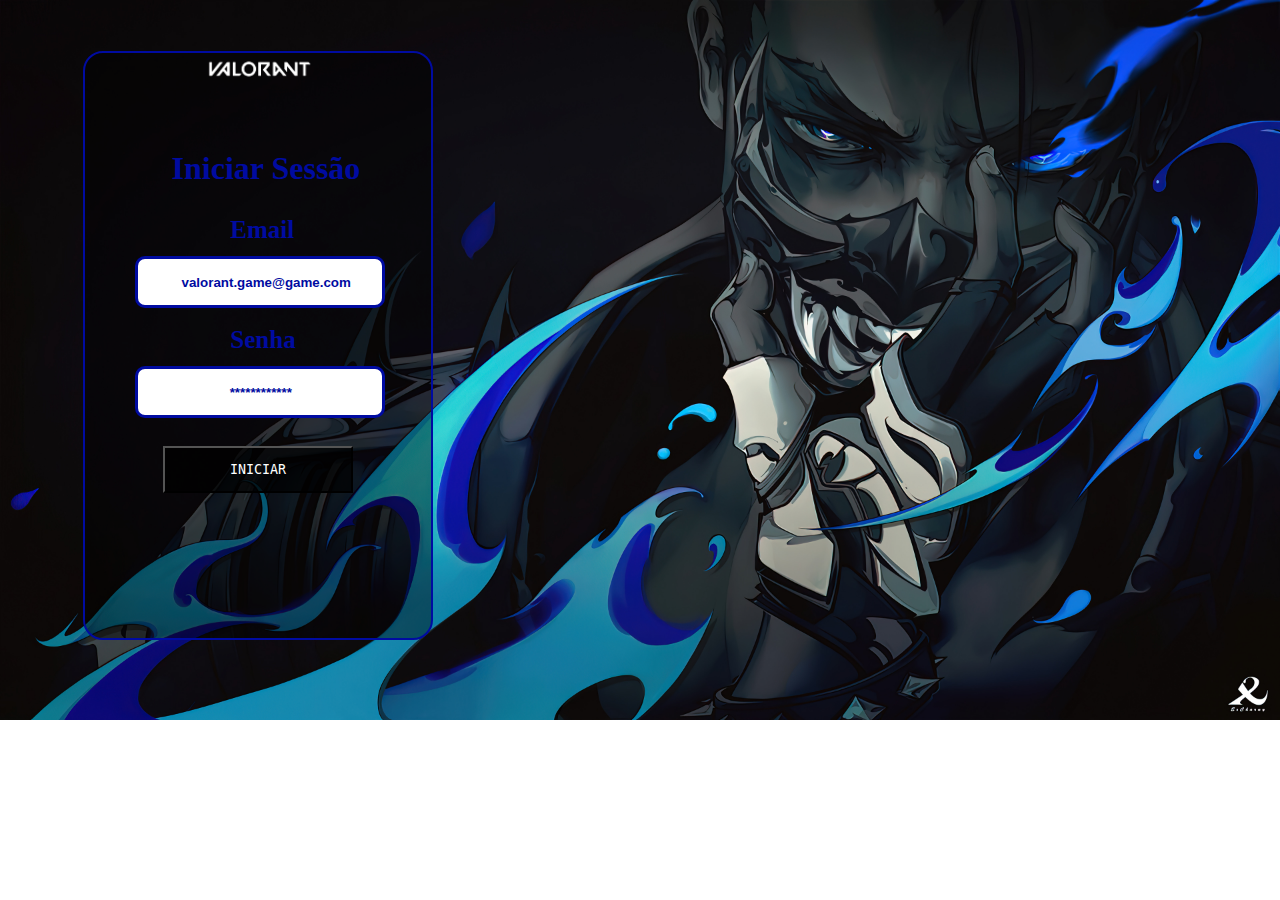
<file: index.html>
<!DOCTYPE html>
<html lang="pt-br">
<head>
    <meta charset="UTF-8">
    <meta http-equiv="X-UA-Compatible" content="IE=edge">
    <meta name="viewport" content="width=device-width, initial-scale=1.0">
    <title>Login</title>
    <link rel="stylesheet" href="style_index.css">
    
</head>
<body>
    <header>
        <img class="logo_valorant" src="./imgs/logo_vava.png" alt="">
        <div class="caixa_login">
            <form>
                <h1>Iniciar Sessão</h1>
                <label for="input_email">Email</label>
                <input type="email" id="input_email" placeholder="  valorant.game@game.com">
                <br>
                <label for="input_senha">Senha</label>
                <input type="text" id="input_senha" placeholder="************">
                <br>
                <button>INICIAR</button>
            </form>
        </div>
    </header>
</body>
</html>
</file>
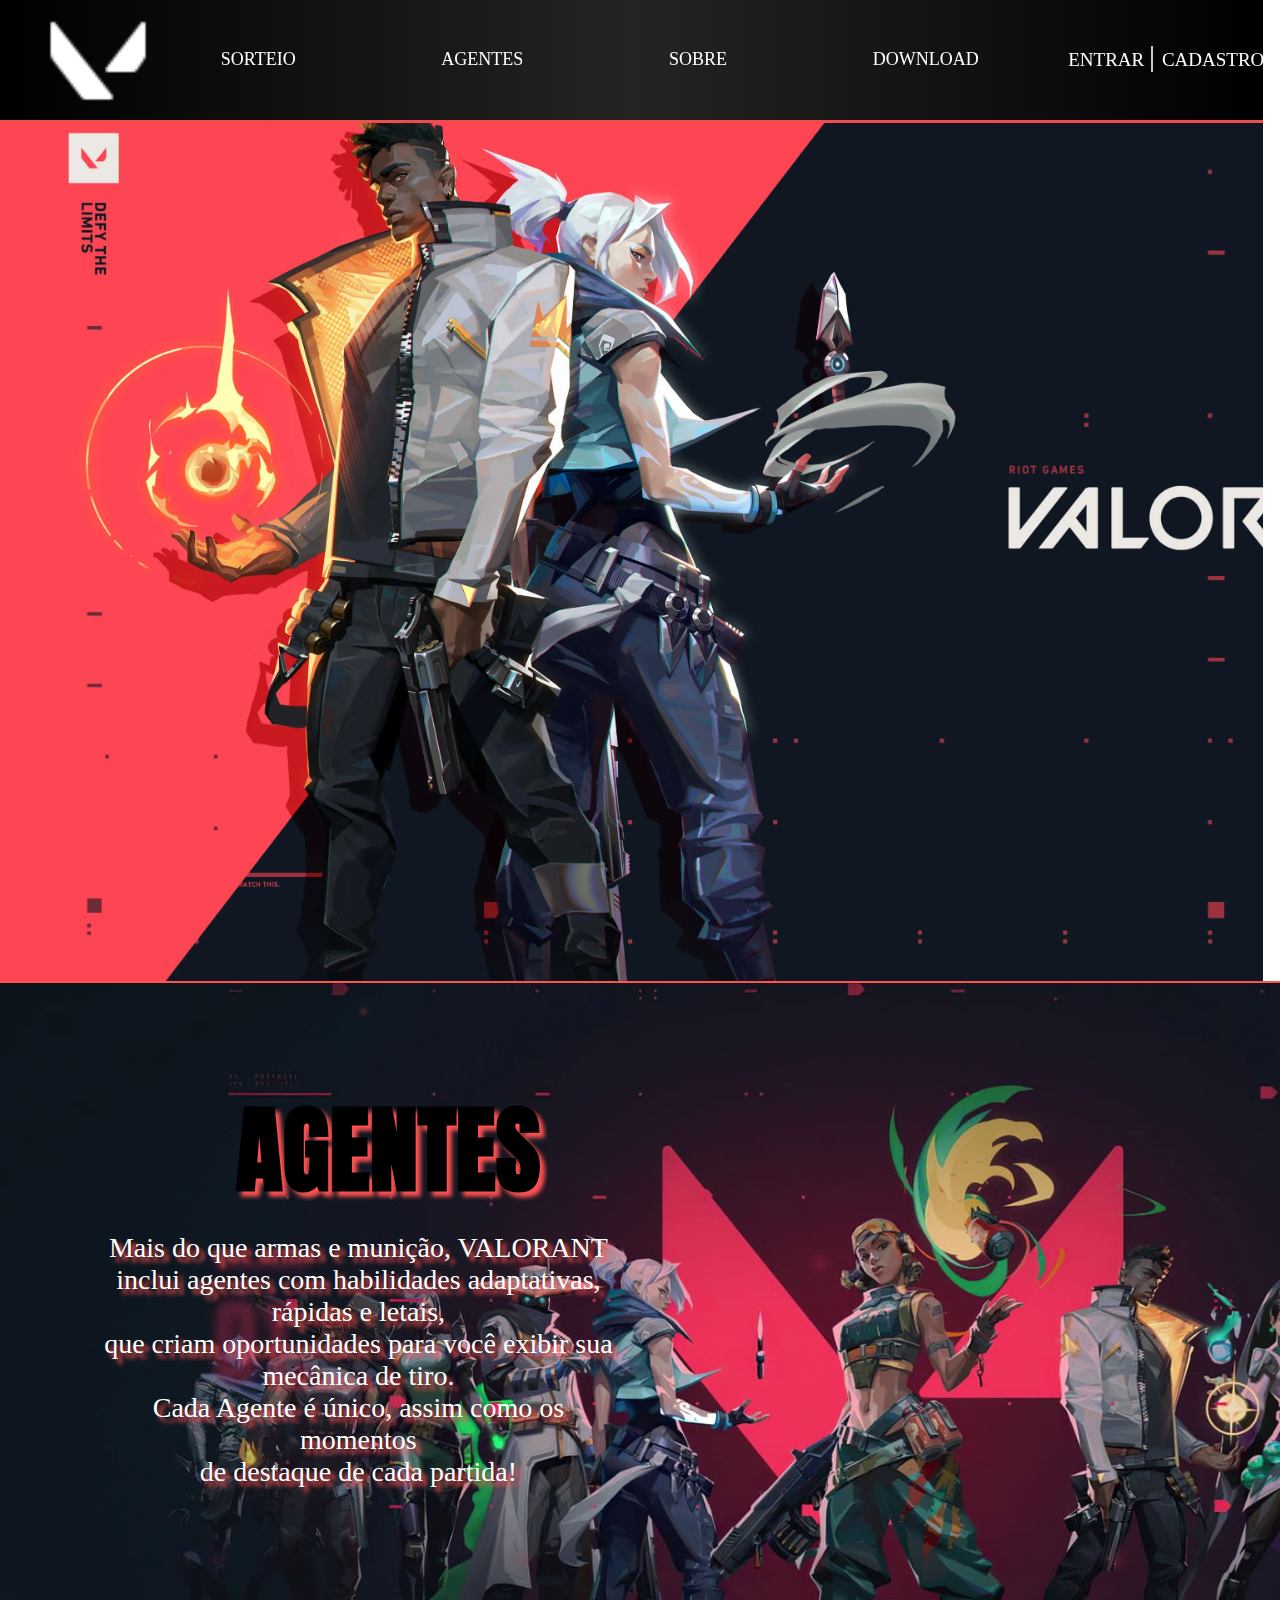
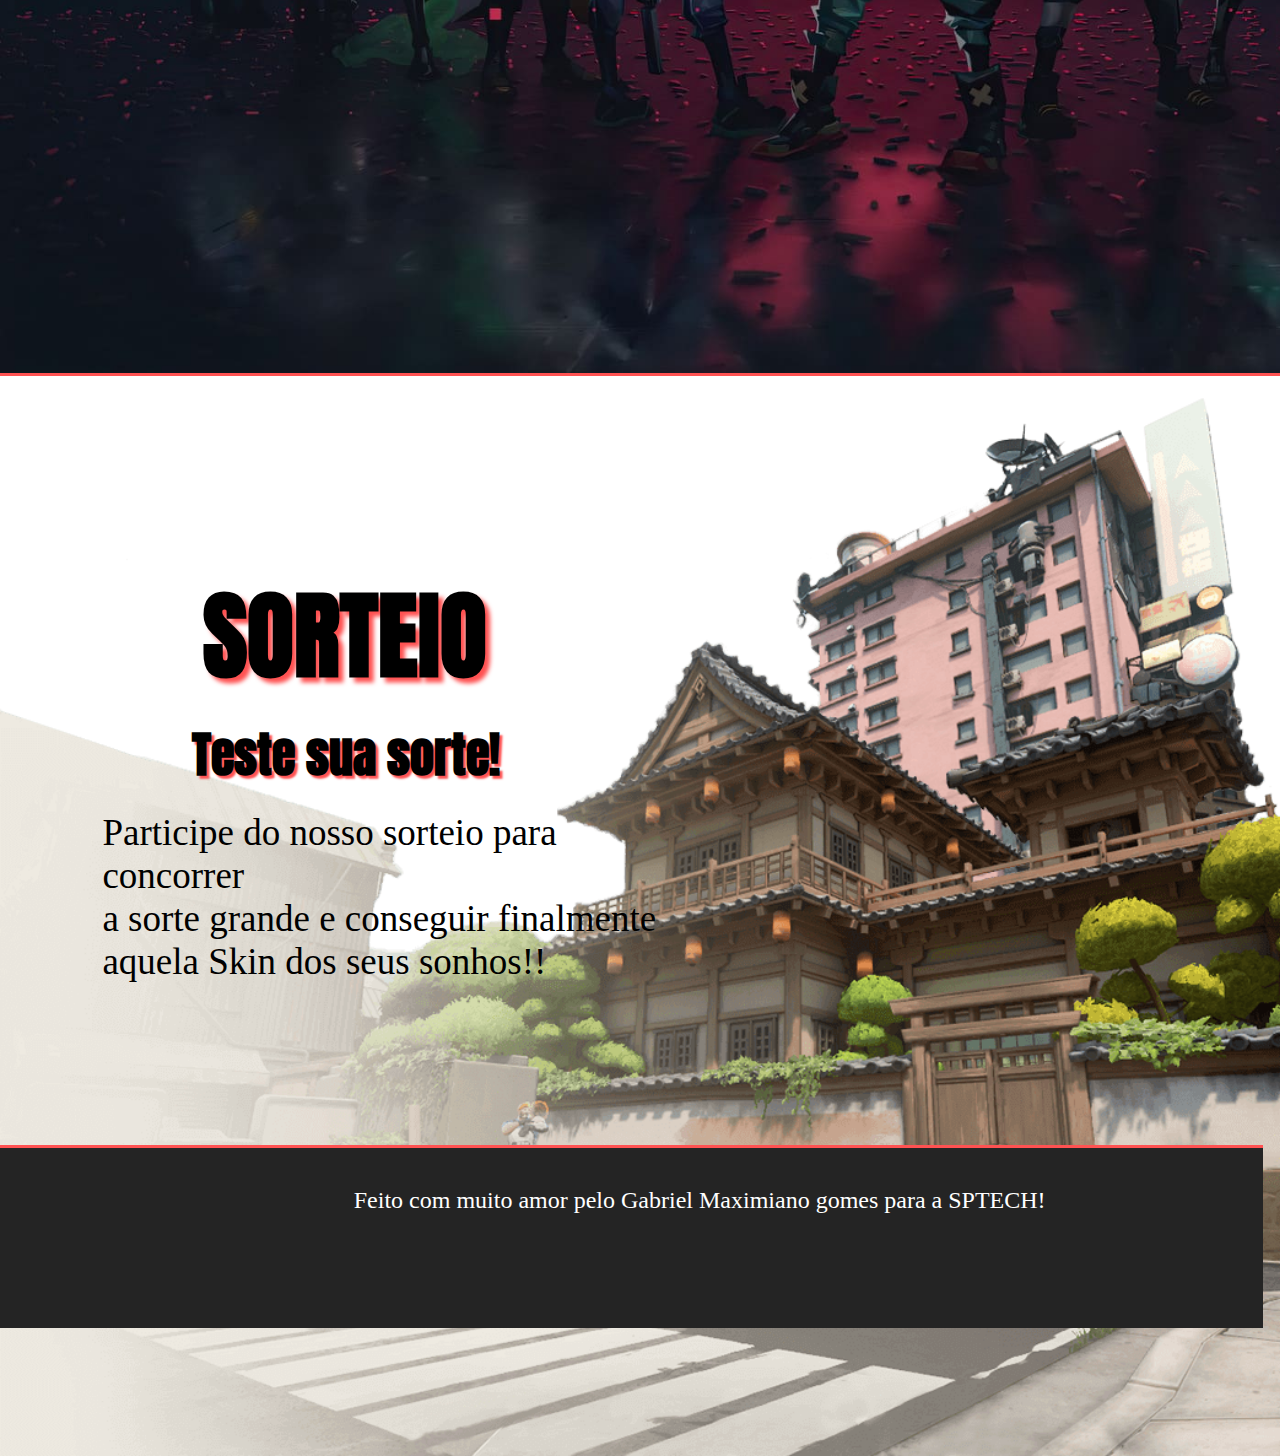
<file: public/index.html>
<!DOCTYPE html>
<html lang="pt-br">
<head>
    <meta charset="UTF-8">
    <meta http-equiv="X-UA-Compatible" content="IE=edge">
    <meta name="viewport" content="width=device-width, initial-scale=1.0">
    <title>MENU</title>
    <link rel="shortcut icon" href="imgs/favicon.ico" type="image/x-icon">
    <link rel="icon" href="imgs/logo_vava.png">
<link rel="stylesheet" href="css/style_index.css">
<link rel="stylesheet" href="https://fonts.googleapis.com/css?family=Anton|Black+Han+Sans|Kanit:700|Noto+Sans+HK:900|Noto+Sans+JP:700|Noto+Sans+SC:700|Noto+Sans+TC:700|Oswald:700&display=swap&subset=chinese-hongkong,chinese-simplified,chinese-traditional,cyrillic,japanese,korean,thai,vietnamese">
</head>
<body>
    <header>
        <img id="logo" src="./imgs/icons8-valorant-48.png" alt="logo_valorant">
        <div class="nav_bar">
        <a href="sorteio.html">SORTEIO</a>
        <a href="agentes.html">AGENTES</a>
        <a href="sobre.html">SOBRE</a>
        <a href="https://playvalorant.com/pt-br/download/" target="_blank" >DOWNLOAD</a>
        </div>
        <div class="caixa_button">
        <button onclick="ir_login()" id="button_ent">ENTRAR</button>
        <p style="font-size: 30px; margin-top: -4%;">|</p>
        <button onclick="ir_cadastro()" id="button_cad">CADASTRO</button>
        </div>
    </header>
    <div style="width: 1%;height:6.3vw;background-color:black;"></div>
    <div class="container">
        <!-- ITENS E CAIXA --> 
    </div>
    <div style="width: 100%;height:0.2vw;background-color: #FF5252;"></div>
    <div class="container_tres">
        <div class="caixa_pg_agentes">
            <p style="margin-bottom: 12%; color: #ff525200;">.</p>
            <h1>
                AGENTES
            </h1>
            <div>
            <p>
                Mais do que armas e munição, VALORANT inclui  agentes com habilidades adaptativas,
                rápidas e letais,<br> que criam oportunidades para você exibir sua mecânica de tiro.<br>
                Cada Agente é único, assim como os momentos<br>  de destaque de cada partida!
            </p>
            </div>
        </div>
    </div>
    <div style="width: 100%;height:0.2vw;background-color: #FF5252;"></div>
    <div class="container_dois">
        <div class="caixa_sorteio">
            <p style="margin-bottom: 25%; color: white;">.</p>
            <h1>
                SORTEIO
            </h1>
            <div>
                <h2>Teste sua sorte!</h2>
            <p>
                Participe do nosso sorteio para concorrer <br>
                a sorte grande e conseguir finalmente <br>
                aquela Skin dos seus sonhos!!
            </p>
            </div>
    </div>
</body>
<footer>
    <p style="margin-bottom: 1%; color:#242424;">.</p>
    <div>
        <p>
            Feito com muito amor pelo Gabriel Maximiano gomes para a SPTECH!
        </p>
    </div>
</footer>
</html>

<script>
    function ir_login(){
        window.location.assign("login.html") 
    }

    function ir_cadastro(){
        window.location.assign("cadastro.html") 
    }
</script>
</file>
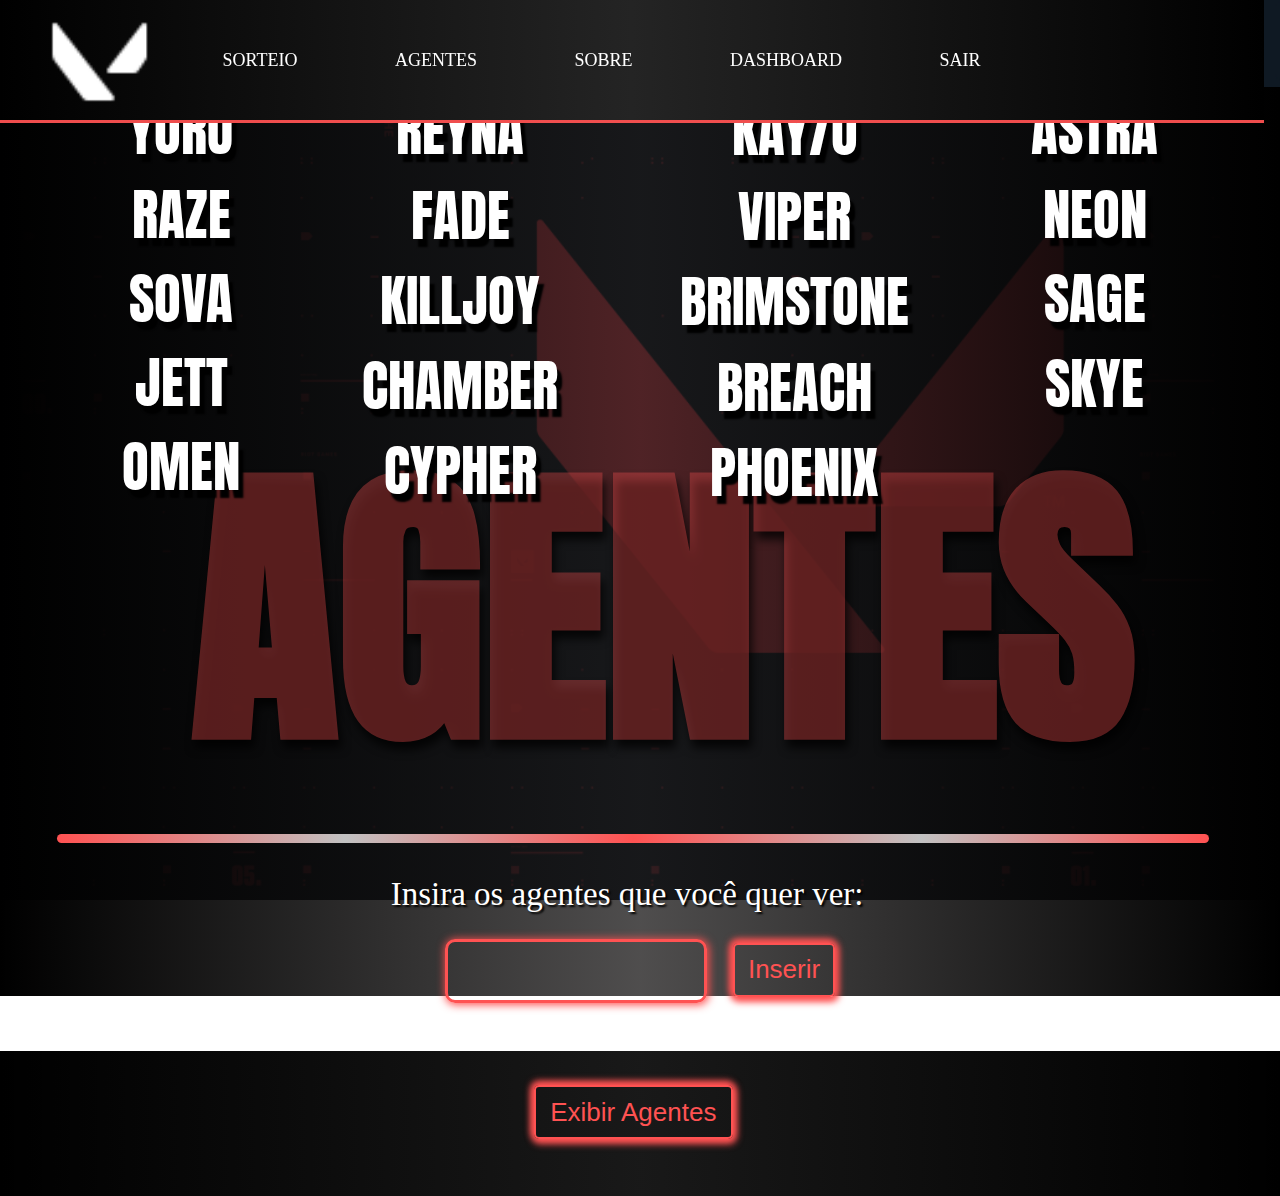
<file: public/agentes.html>
<!DOCTYPE html>
<html lang="pt-br">

<head>
    <meta charset="UTF-8">
    <meta http-equiv="X-UA-Compatible" content="IE=edge">
    <meta name="viewport" content="width=device-width, initial-scale=1.0">
    <title>AGENTES</title>
    <link rel="stylesheet" href="css/style_agentes.css">
    <link rel="shortcut icon" href="imgs/favicon.ico" type="image/x-icon">
    <link rel="stylesheet"
        href="https://fonts.googleapis.com/css?family=Anton|Black+Han+Sans|Kanit:700|Noto+Sans+HK:900|Noto+Sans+JP:700|Noto+Sans+SC:700|Noto+Sans+TC:700|Oswald:700&display=swap&subset=chinese-hongkong,chinese-simplified,chinese-traditional,cyrillic,japanese,korean,thai,vietnamese">
</head>

<body>
    <header>
        <img id="ic_usuario" onclick="ir_perfil()" src="./imgs/in.png" alt="">
        <div style="width: 1px; height:12vh;"></div>
        <img id="logo" src="./imgs/icons8-valorant-48.png" alt="logo_valorant">
        <div class="nav_bar">
            <a href="sorteio.html">SORTEIO</a>
            <a href="agentes.html">AGENTES</a>
            <a href="sobre.html">SOBRE</a>
            <a href="dashboard.html">DASHBOARD</a>
            <a href="index.html" onclick="sair()">SAIR</a>
        </div>

        <div class="caixa_infos" id="caixa_infoss">
            Olá <span id="span_usuario"></span>
            <p style="font-weight: bold; font-size:30px; margin-top:-4%;">|</p>
            VP:<span id="span_vp"></span>
        </div>
    </header>
    <p sty>.</p>
    <div class="caixa_lista">
        <div class="lista_1">
            <p>YORU</p>
            <p>RAZE</p>
            <p>SOVA</p>
            <p>JETT</p>
            <p>OMEN</p>
        </div>
        <div class="lista_2">
            <p>REYNA</p>
            <p>FADE</p>
            <p>KILLJOY</p>
            <p>CHAMBER</p>
            <p>CYPHER</p>
        </div>
        <div class="lista_3">
            <p>KAY/O</p>
            <p>VIPER</p>
            <p>BRIMSTONE</p>
            <p>BREACH</p>
            <p>PHOENIX</p>
        </div>
        <div class="lista_4">
            <p>ASTRA</p>
            <p>NEON</p>
            <p>SAGE</p>
            <p>SKYE</p>
        </div>
    </div>
    <p class="h1_fundo">AGENTES</p>
    <div
        style="width: 90vw; height:1%; border-radius:10px; background-image:radial-gradient(circle,#ff5252,#ffffffbe,#ff5252); margin-left:4.4vw;">
    </div>

    <p class="texto_for">Insira os agentes que você quer ver:</p>
    <div class="caixa_for">
        <input id="input_ver_agentes">

        <button onclick="cadastrarAgentes()" class="botao_cadastrar">Inserir</button>

    </div>

    <div
        style="width:100vw ; display: flex; flex-direction: column; background-image: linear-gradient(to right, #000000 , #020202e8, #000000); margin-top: 3.7%;">

        <button id="botao_exibir" onclick="exibir_agentes()">Exibir Agentes</button>
        <br>
        <div id="prateleira_1"> </div>
    </div>
</body>

</html>

<script>
    if (sessionStorage.length == 0) {
        caixa_infoss.style.display = "none"
        ic_usuario.style.display = "none"
    }

    function sair() {
        sessionStorage.clear()
    }

    function ir_perfil() {
        window.location.assign('perfil.html')
    }

    let = posicao = Number(0)
    span_usuario.innerHTML = sessionStorage.NOME_USUARIO;
    span_vp.innerHTML = sessionStorage.VP

    const lista_agentes = []

    const detalhes = [
        { nome: 'YORU', habilidade: 'PODER DEMONÍACO', funcao: 'DUELISTA' },
        { nome: 'RAZE', habilidade: 'BOMBAS', funcao: 'DUELISTA' },
        { nome: 'JETT', habilidade: 'SALTOS VELOZ', funcao: 'DUELISTA' },
        { nome: 'VIPER', habilidade: 'TOXINAS', funcao: 'CONTROLADOR' },
        { nome: 'KILLJOY', habilidade: 'AUTO-ENGRENAGENS', funcao: 'SENTINELA' },
        { nome: 'CHAMBER', habilidade: 'AUTO-ARMAS', funcao: 'SENTINELA' },
        { nome: 'OMEN', habilidade: 'PODER DAS SOMBRAS', funcao: 'CONTROLADOR' },
        { nome: 'SOVA', habilidade: 'ARCO E FLECHA', funcao: 'INICIADOR' },
        { nome: 'NEON', habilidade: 'SUPER VELOCIDADE', funcao: 'DUELISTA' },
        { nome: 'REYNA', habilidade: 'PODER ANCESTRAL', funcao: 'DUELISTA' },
        { nome: 'FADE', habilidade: 'PODER DO MEDO', funcao: 'INICIADOR' },
        { nome: 'CYPHER', habilidade: 'SUPER VISÃO', funcao: 'SENTINELA' },
        { nome: 'SKYE', habilidade: 'PODER DA SELVA', funcao: 'INICIADOR' },
        { nome: 'SAGE', habilidade: 'PODER DE CURA', funcao: 'SENTINELA' },
        { nome: 'ASTRA', habilidade: 'PODER GALÁCTICO', funcao: 'CONTROLADOR' },
        { nome: 'BRIMSTONE', habilidade: 'ARMAS DE GUERRA', funcao: 'CONTROLADOR' },
        { nome: 'KAY/O', habilidade: 'ROBÓTICO', funcao: 'INICIADOR' },
        { nome: 'BREACH', habilidade: 'BRAÇOS BIÔNICOS', funcao: 'INICIADOR' },
        { nome: 'PHOENIX', habilidade: 'PODER DO FOGO', funcao: 'DUELISTA' }
    ]

    const img_agentes = [

    ]


    function cadastrarAgentes() {
        var nome_agente = (input_ver_agentes.value).toUpperCase()
        var agente_cadastrado = false

        if (
            nome_agente != "YORU" &&
            nome_agente != "RAZE" &&
            nome_agente != "JETT" &&
            nome_agente != "VIPER" &&
            nome_agente != "KILLJOY" &&
            nome_agente != "CHAMBER" &&
            nome_agente != "OMEN" &&
            nome_agente != "SOVA" &&
            nome_agente != "NEON" &&
            nome_agente != "REYNA" &&
            nome_agente != "FADE" &&
            nome_agente != "CYPHER" &&
            nome_agente != "SKYE" &&
            nome_agente != "SAGE" &&
            nome_agente != "ASTRA" &&
            nome_agente != "BRIMSTONE" &&
            nome_agente != "KAY/O" &&
            nome_agente != "BREACH" &&
            nome_agente != "PHOENIX" &&
            nome_agente != "KAYO"
        ) {
            alert('INSIRA UM NOME DE PERSONAGEM DA LISTA \u274C')

        } else {
            for (let contador = 0; contador < lista_agentes.length; contador++) {
                if (lista_agentes[contador] == nome_agente) {
                    agente_cadastrado = true
                }

            }

            if (agente_cadastrado == true) {
                alert('AGENTE JA CADASTRADO \u274C')
            } else {
                alert('AGENTE CADASTRADO COM SUCESSO! 	✅')
                lista_agentes.push(nome_agente)

            }
        }
    }

    function exibir_agentes() {
        let c = 0

        prateleira_1.innerHTML = ""
        for (var contador = 0; contador < lista_agentes.length; contador++) {

            var card = document.createElement('div')
            var cardsub = document.createElement('div')
            var nome_agente = document.createElement('span')
            var habilidade_agente = document.createElement('span')
            var funcao_agente = document.createElement('span')

            prateleira_1.appendChild(card)
            card.appendChild(nome_agente)
            card.appendChild(habilidade_agente)
            card.appendChild(funcao_agente)

            card.className = 'cards'
            nome_agente.className = 'nome_agentes'
            habilidade_agente.className = 'habilidade_agentes'
            funcao_agente.className = 'funcao_agentes'

            if (lista_agentes[contador] == "YORU") {
                nome_agente.innerHTML += detalhes[0].nome + " "
                habilidade_agente.innerHTML += detalhes[0].habilidade + " "
                funcao_agente.innerHTML += detalhes[0].funcao
                c++
                card.style.backgroundImage = 'url(cards/card_yoru.png)'
                card.style.backgroundSize = "cover";
            } else if (lista_agentes[contador] == "RAZE") {
                nome_agente.innerHTML += detalhes[1].nome + " "
                habilidade_agente.innerHTML += detalhes[1].habilidade + " "
                funcao_agente.innerHTML += detalhes[1].funcao
                card.style.backgroundImage = 'url(cards/card_raze.jpg)'
                c++
            } else if (lista_agentes[contador] == "JETT") {
                nome_agente.innerHTML += detalhes[2].nome + " "
                habilidade_agente.innerHTML += detalhes[2].habilidade + " "
                funcao_agente.innerHTML += detalhes[2].funcao
                card.style.backgroundImage = 'url(cards/card_jett.jpg)'
                c++
            } else if (lista_agentes[contador] == "VIPER") {
                nome_agente.innerHTML += detalhes[3].nome + " "
                habilidade_agente.innerHTML += detalhes[3].habilidade + " "
                funcao_agente.innerHTML += detalhes[3].funcao
                card.style.backgroundImage = 'url(cards/card_viper.jpg)'
                c++
            } else if (lista_agentes[contador] == "KILLJOY") {
                nome_agente.innerHTML += detalhes[4].nome + " "
                habilidade_agente.innerHTML += detalhes[4].habilidade + " "
                funcao_agente.innerHTML += detalhes[4].funcao
                card.style.backgroundImage = 'url(cards/card_killjoy.jpg)'
                c++
            } else if (lista_agentes[contador] == "CHAMBER") {
                nome_agente.innerHTML += detalhes[5].nome + " "
                habilidade_agente.innerHTML += detalhes[5].habilidade + " "
                funcao_agente.innerHTML += detalhes[5].funcao
                card.style.backgroundImage = 'url(cards/card_chamber.png)'
                c++
            } else if (lista_agentes[contador] == "OMEN") {
                nome_agente.innerHTML += detalhes[6].nome + " "
                habilidade_agente.innerHTML += detalhes[6].habilidade + " "
                funcao_agente.innerHTML += detalhes[6].funcao
                card.style.backgroundImage = 'url(cards/card_omen.jpg)'
                c++
            } else if (lista_agentes[contador] == "SOVA") {
                nome_agente.innerHTML += detalhes[7].nome + " "
                habilidade_agente.innerHTML += detalhes[7].habilidade + " "
                funcao_agente.innerHTML += detalhes[7].funcao
                card.style.backgroundImage = 'url(cards/card_sova.jpg)'
                c++
            } else if (lista_agentes[contador] == "NEON") {
                nome_agente.innerHTML += detalhes[8].nome + " "
                habilidade_agente.innerHTML += detalhes[8].habilidade + " "
                funcao_agente.innerHTML += detalhes[8].funcao
                card.style.backgroundImage = 'url(cards/card_neon.png)'
                c++
            } else if (lista_agentes[contador] == "REYNA") {
                nome_agente.innerHTML += detalhes[9].nome + " "
                habilidade_agente.innerHTML += detalhes[9].habilidade + " "
                funcao_agente.innerHTML += detalhes[9].funcao
                card.style.backgroundImage = 'url(cards/card_reyna.jpg)'
                c++
            } else if (lista_agentes[contador] == "FADE") {
                nome_agente.innerHTML += detalhes[10].nome + " "
                habilidade_agente.innerHTML += detalhes[10].habilidade + " "
                funcao_agente.innerHTML += detalhes[10].funcao
                card.style.backgroundImage = 'url(cards/card_fade.png)'
                c++
            } else if (lista_agentes[contador] == "CYPHER") {
                nome_agente.innerHTML += detalhes[11].nome + " "
                habilidade_agente.innerHTML += detalhes[11].habilidade + " "
                funcao_agente.innerHTML += detalhes[11].funcao
                card.style.backgroundImage = 'url(cards/card_cypher.jpg)'
                c++
            } else if (lista_agentes[contador] == "SKYE") {
                nome_agente.innerHTML += detalhes[12].nome + " "
                habilidade_agente.innerHTML += detalhes[12].habilidade + " "
                funcao_agente.innerHTML += detalhes[12].funcao
                card.style.backgroundImage = 'url(cards/card_skye.png)'
                c++
            } else if (lista_agentes[contador] == "SAGE") {
                nome_agente.innerHTML += detalhes[13].nome + " "
                habilidade_agente.innerHTML += detalhes[13].habilidade + " "
                funcao_agente.innerHTML += detalhes[13].funcao
                card.style.backgroundImage = 'url(cards/card_sage.jpg)'
                c++
            } else if (lista_agentes[contador] == "ASTRA") {
                nome_agente.innerHTML += detalhes[14].nome + " "
                habilidade_agente.innerHTML += detalhes[14].habilidade + " "
                funcao_agente.innerHTML += detalhes[14].funcao
                card.style.backgroundImage = 'url(cards/card_astra.jpg)'
                c++
            } else if (lista_agentes[contador] == "BRIMSTONE") {
                nome_agente.innerHTML += detalhes[15].nome + " "
                habilidade_agente.innerHTML += detalhes[15].habilidade + " "
                funcao_agente.innerHTML += detalhes[15].funcao
                card.style.backgroundImage = 'url(cards/card_brimstone.jpg)'
                c++
            } else if (lista_agentes[contador] == "KAY/O" || lista_agentes[contador] == "KAYO") {
                nome_agente.innerHTML += detalhes[16].nome + " "
                habilidade_agente.innerHTML += detalhes[16].habilidade + " "
                funcao_agente.innerHTML += detalhes[16].funcao
                card.style.backgroundImage = 'url(cards/card_kayo.png)'
                c++
            } else if (lista_agentes[contador] == "BREACH") {
                nome_agente.innerHTML += detalhes[17].nome + " "
                habilidade_agente.innerHTML += detalhes[17].habilidade + " "
                funcao_agente.innerHTML += detalhes[17].funcao
                card.style.backgroundImage = 'url(cards/card_breach.jpg)'
                c++
            } else if (lista_agentes[contador] == "PHOENIX") {
                nome_agente.innerHTML += detalhes[18].nome + " "
                habilidade_agente.innerHTML += detalhes[18].habilidade + " "
                funcao_agente.innerHTML += detalhes[18].funcao
                card.style.backgroundImage = 'url(cards/card_phoenix.jpg)'
                c++
            }

        }


    }

</script>
</file>
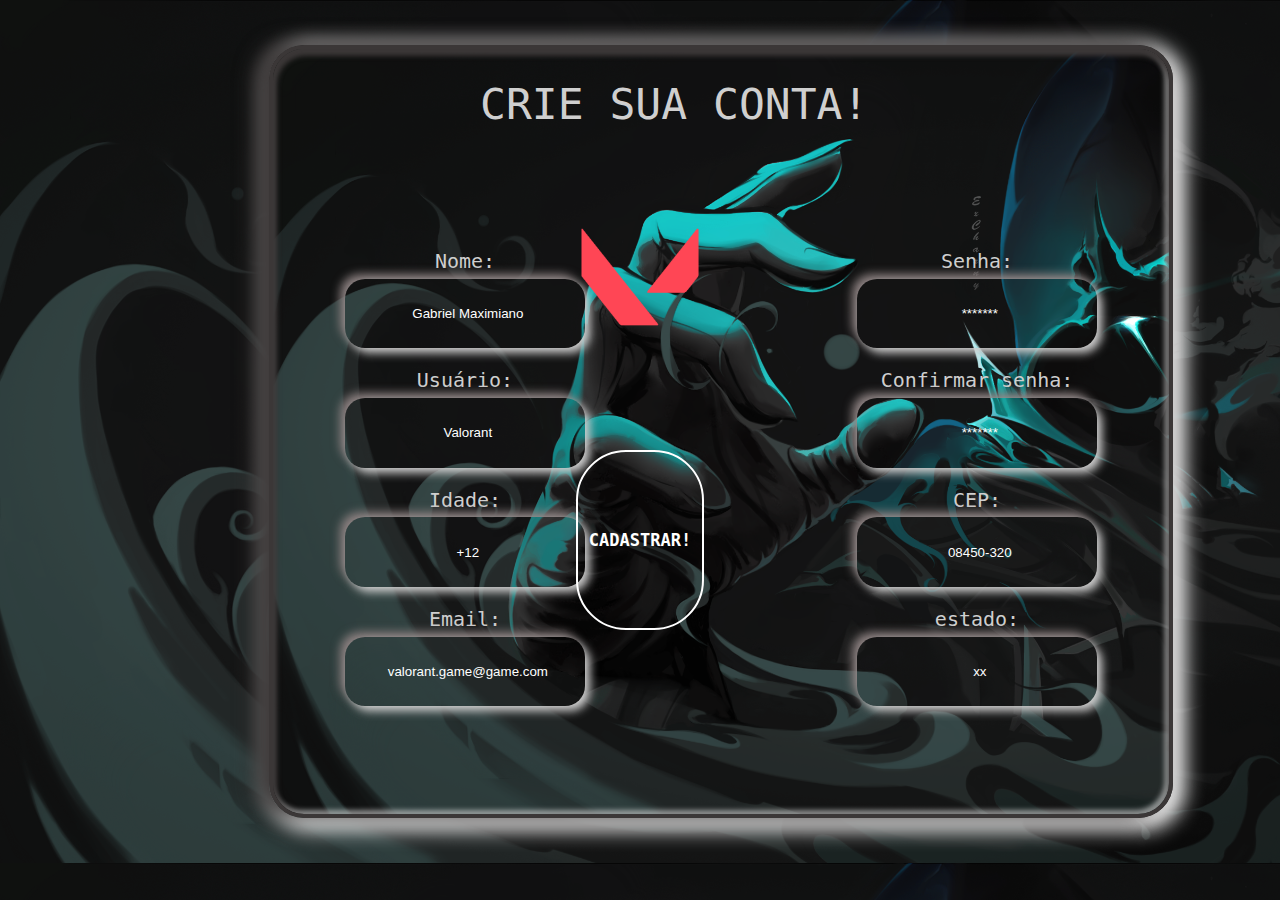
<file: public/cadastro.html>
<!DOCTYPE html>
<html lang="pt-br">

<head>
    <meta charset="UTF-8">
    <meta http-equiv="X-UA-Compatible" content="IE=edge">
    <meta name="viewport" content="width=device-width, initial-scale=1.0">
    <title>Cadastro</title>
    <link rel="stylesheet" href="css/style_cadastro.css">
    <link rel="shortcut icon" href="imgs/favicon.ico" type="image/x-icon">
    <script src="JS/main_cadastro.js"></script>
</head>

<body>
    <img class="logo_cad" src="imgs/logo_cadastro.png" alt="logo da valorant">
    <div id="caixa_login" class="caixa_login">
        <form>
            <p class="titulo">CRIE SUA CONTA!</p>
            <div class="caixa_um">
                
                <p>Nome:</p><input placeholder="Gabriel Maximiano" id="input_nome">
                    <p>Usuário:</p><input id="input_usuario" placeholder="Valorant">
                    <p>Idade:</p><input id="input_idade" placeholder="+12">
                    <p>Email:</p><input id="input_email" placeholder="valorant.game@game.com">
            </div>

            <div class="caixa_dois">
                <p>Senha:</p><input id="input_senha" placeholder="*******">
                    <p>Confirmar senha:</p><input id="input_confirmar_senha" placeholder="*******">
                    <p>CEP:</p><input onkeyup="viacep()"  id="input_cep" placeholder="08450-320">
                    <p>estado:</p><input id="input_estado" placeholder="xx">
                </div>
            </div>
            <div>
                <button type="button" id="botao" onclick="cadastrar()">
                    CADASTRAR!
                </button>
            </div>
        </form>
    </div>
</body>

</html>

<script>
    function cadastrar() {
        

        //Recupere o valor da nova input pelo nome do id
        // Agora vá para o método fetch logo abaixo
        var nomeVar = input_nome.value;
        var usuarioVar = input_usuario.value;
        var emailVar = input_email.value;
        var senhaVar = input_senha.value;
        var confirmarSenhaVar = input_confirmar_senha.value;
        var idadeVar = input_idade.value;
        var cepVar = input_cep.value;
        var estadoVar = input_estado.value;
        var validacoes = 0

        if (nomeVar == "" || emailVar == "" || senhaVar == "" || confirmarSenhaVar == "" || 
        usuarioVar == "" || idadeVar == "" || cepVar == "" || estadoVar == "") {
            alert('erro: preencha todos os campos')
            
        }else{
            validacoes++

        }if(nomeVar.length > 8){
            alert('erro:Nome grande demais')
        }
        else if(nomeVar.length < 2){
            alert('erro:Nome pequeno demais')
        }
        else{
            validacoes++
        }
        if(emailVar.indexOf("@") <= -1){
            alert('erro:Coloque @ no seu email')
        }else if(emailVar.indexOf(".")== -1){
            alert('erro:Coloque @ no seu email')
        }else{
            validacoes++
        }
        if(idadeVar <= 13){
            alert('Idade invalida')
        }else{
            validacoes++
        }




        if(validacoes == 4) {
            
            // Enviando o valor da nova input
            fetch("/usuarios/cadastrar", {
                method: "POST",
                headers: {
                    "Content-Type": "application/json"
            },
            body: JSON.stringify({
                // crie um atributo que recebe o valor recuperado aqui
                // Agora vá para o arquivo routes/usuario.js
                nomeServer: nomeVar,
                emailServer: emailVar,
                senhaServer: senhaVar,
                usuarioServer: usuarioVar,
                idadeServer: idadeVar,
                cepServer: cepVar,
                estadoServer: estadoVar, 
            })
        }).then(function (resposta) {

            console.log("resposta: ", resposta);
            
            if (resposta.ok) {
                setTimeout(() => {
                    window.location = "login.html";
                }, "2000")
                
                
            } else {
                throw ("Houve um erro ao tentar realizar o cadastro!");
            }
        }).catch(function (resposta) {
            console.log(`#ERRO: ${resposta}`);
           
        });

       
    }
    
}

 function viacep() {

    fetch(`https://viacep.com.br/ws/${input_cep.value}/json/`, {
    method: "GET",
    mode: "cors"
    }).then(function (resposta) {
    console.log(resposta)
    resposta.json().then(function(data) {
        console.log(data)
        input_estado.value = data.uf;
    })

    }).catch(function (erro) {
    console.log(erro)
    })
}
 
</script>
</file>
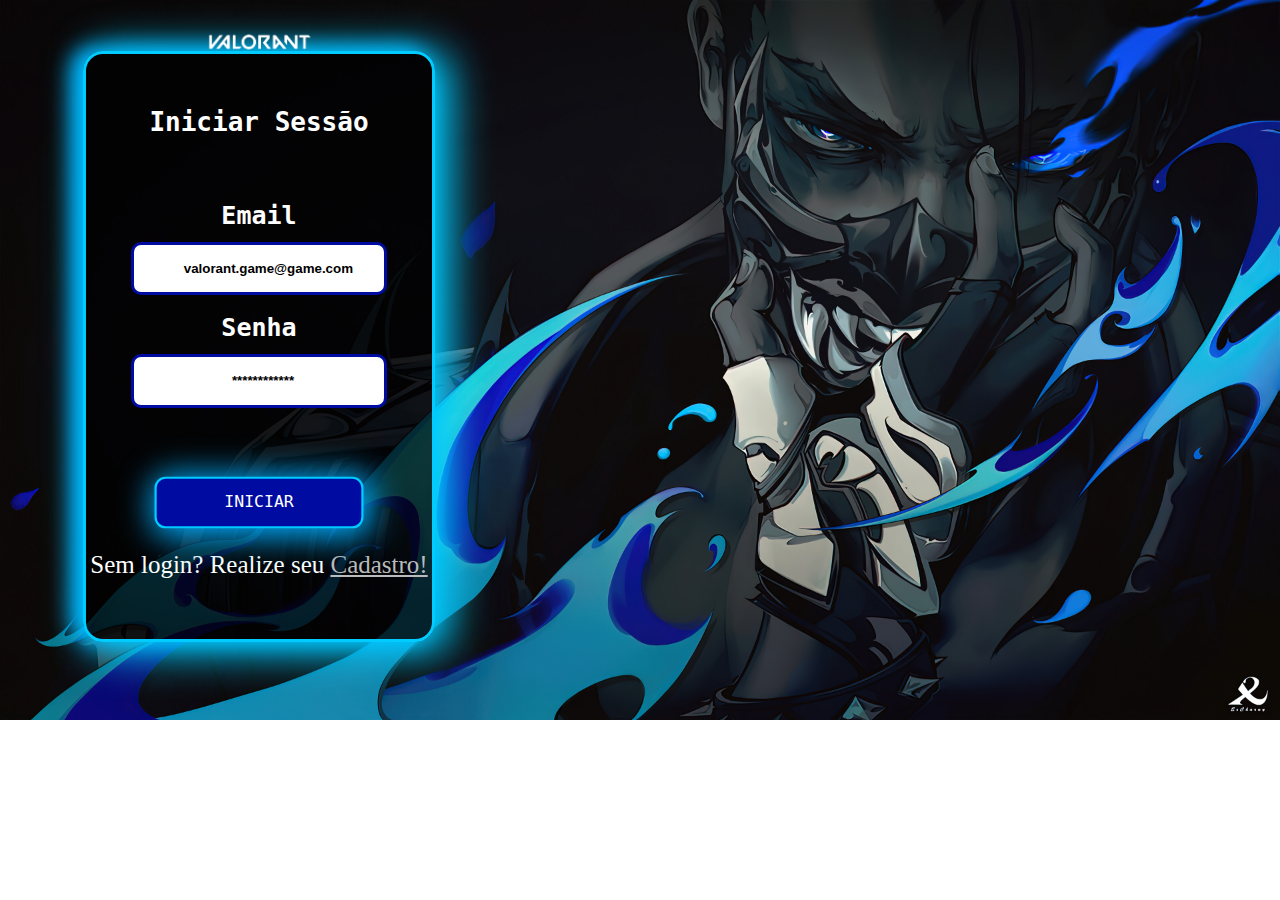
<file: public/login.html>
<!DOCTYPE html>
<html lang="pt-br">
<head>
    <meta charset="UTF-8">
    <meta http-equiv="X-UA-Compatible" content="IE=edge">
    <meta name="viewport" content="width=device-width, initial-scale=1.0">
    <title>Login</title>
    <link rel="stylesheet" href="css/style_login.css">
    <link rel="shortcut icon" href="imgs/favicon.ico" type="image/x-icon">
    <script src="JS/main_login.js"></script>

</head>
<body>
    <header>
        
        <img class="logo_valorant" src="imgs/logo_vava.png" alt="">
        <div  id="caixaPai" class="caixa_login">
            <form>
                <h1>Iniciar Sessão</h1>
                <div class="sub_container">
                <label for="input_email">Email</label>
                <input id="input_email" id="input_email" placeholder="  valorant.game@game.com">
                <br>
                <label for="input_senha">Senha</label>
                <input id="input_senha" type="text" id="input_senha" placeholder="************">
            </div>
            <br>
            <button onclick="entrar()" type="button" id="botao">INICIAR</button>
            <p class="frase_final">Sem login? Realize seu <a id="cadastrar_palavra" href="cadastro.html">Cadastro!</a></p>
            </form>
        </div>
    </header>
</body>
</html>

<script>
    function entrar() {
        
        var emailVar = input_email.value;
        var senhaVar = input_senha.value;

        if (emailVar == "" || senhaVar == "") {
            alert('Preencha todos os campos')
        }
        else {
            
        fetch("/usuarios/autenticar", {
            method: "POST",
            headers: {
                "Content-Type": "application/json"
            },
            body: JSON.stringify({
                emailServer: emailVar,
                senhaServer: senhaVar
            })
        }).then(function (resposta) {
            console.log("ESTOU NO THEN DO entrar()!")

            if (resposta.ok) {
                console.log(resposta);

                resposta.json().then(json => {
                    console.log(json);
                    console.log(JSON.stringify(json));


                    /* TEM QUE ESTAR IGUAL AS COLUNAS DO BANCO */
                    sessionStorage.EMAIL_USUARIO = json.email;
                    sessionStorage.NOME_USUARIO = json.nomeUsuario;
                    sessionStorage.ID_USUARIO = json.idUsuario;
                    sessionStorage.VP = json.VP;

                    setTimeout(function () {
                        window.location.assign("sobre.html")
                    }, 1000); // apenas para exibir o loading

                });

            } else {

                console.log("Houve um erro ao tentar realizar o login!");

                resposta.text().then(texto => {
                    console.error(texto);                    
                });
            }

        }).catch(function (erro) {
            console.log(erro);
        })

        
    }
    }
</script>
</file>
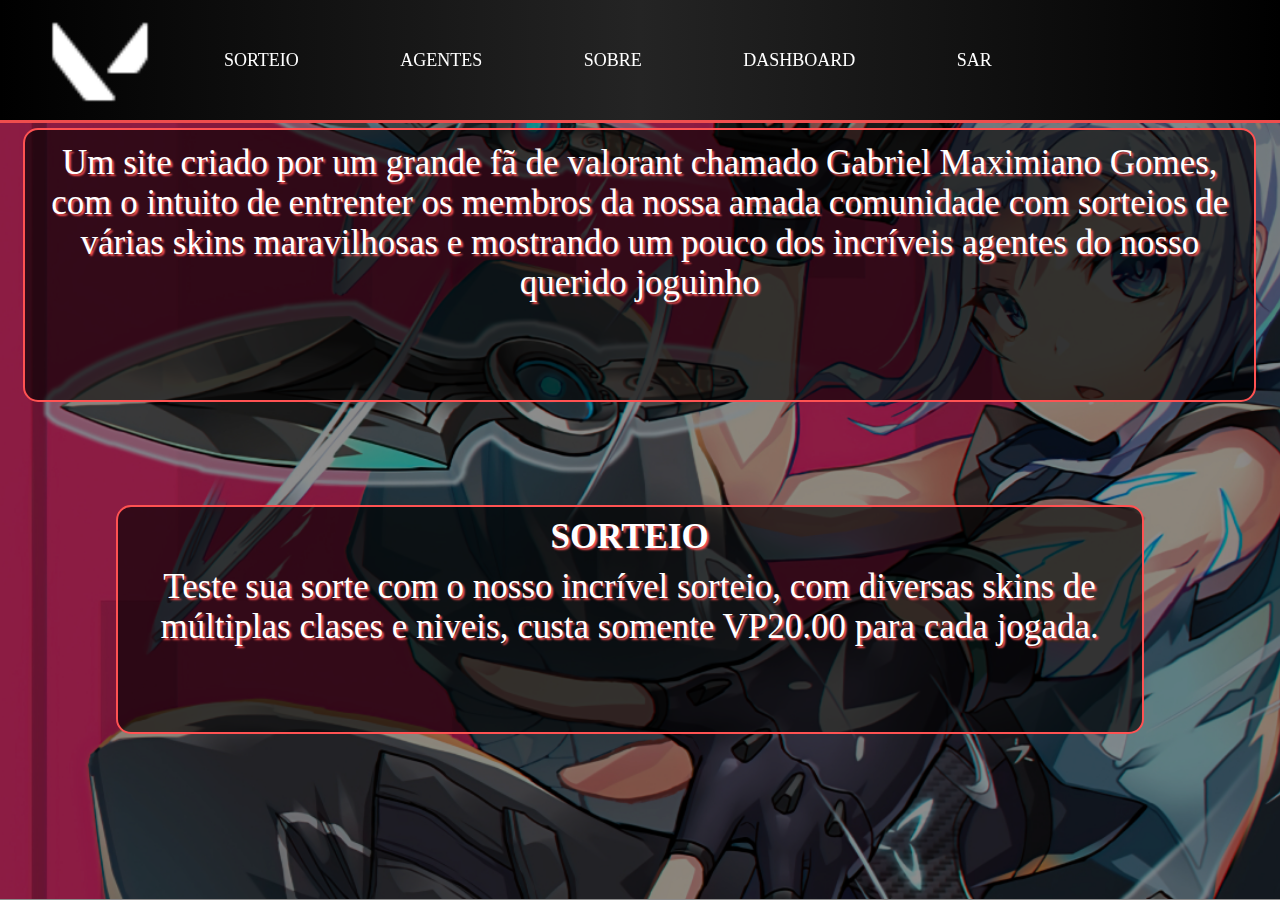
<file: public/sobre.html>
<!DOCTYPE html>
<html lang="pt-br">
<head>
    <meta charset="UTF-8">
    <meta http-equiv="X-UA-Compatible" content="IE=edge">
    <meta name="viewport" content="width=device-width, initial-scale=1.0">
    <title>SOBRE</title>
    <link rel="shortcut icon" href="imgs/favicon.ico" type="image/x-icon">
    <link rel="stylesheet" href="css/style_sobre.css">
    <link rel="stylesheet" href="https://fonts.googleapis.com/css?family=Anton|Black+Han+Sans|Kanit:700|Noto+Sans+HK:900|Noto+Sans+JP:700|Noto+Sans+SC:700|Noto+Sans+TC:700|Oswald:700&display=swap&subset=chinese-hongkong,chinese-simplified,chinese-traditional,cyrillic,japanese,korean,thai,vietnamese">
</head>
<body>
    <header>
        <img id="ic_usuario" src="./imgs/in.png" onclick="ir_perfil()" alt="">
        <div style="width: 1px; height:12vh;"></div>
        <img id="logo" src="./imgs/icons8-valorant-48.png" alt="logo_valorant">
        <div class="nav_bar">
            <a href="sorteio.html">SORTEIO</a>
            <a href="agentes.html">AGENTES</a>
            <a href="sobre.html">SOBRE</a>
            <a href="dashboard.html" >DASHBOARD</a>
            <a href="index.html" onclick="sair()">SAR</a>
        </div>

        <div class="caixa_infos" id="caixa_inf">
            Olá <span id="span_usuario">USUARIO</span>
            <p style="font-weight: bold; font-size:30px; margin-top:-4%;">|</p>
            VP:<span id="span_vp">0</span>
        </div>

    </header>
    <div id = "opacityx" style="width: 100vw;height:100vh;background-color:#00000073;overflow: hidden;">
        <div class="caixa_introducao">
            <p style="color:white;">
                Um site criado por um grande fã de valorant chamado Gabriel Maximiano Gomes,<br>
                com o intuito de entrenter os membros da nossa amada comunidade com sorteios de
                <br>
                várias skins maravilhosas e mostrando um pouco dos incríveis agentes do nosso
                <br> querido joguinho 
            </p>
        </div>
        
        <div class="caixa_introducao2">
            <h1>SORTEIO</h1>
            <p style="color:white;">
                Teste sua sorte com o nosso incrível sorteio, com diversas skins de<br>
                múltiplas clases e niveis, custa somente VP20.00 para cada jogada. 
            </p>
        </div>
    </div>
        
    </body>
    </html>

    <script>
        if(sessionStorage.length == 0){
            caixa_inf.style.display = "none"
            ic_usuario.style.display = "none"
        }

        function sair(){
        sessionStorage.clear()
    }

          function ir_perfil(){
        window.location.assign('perfil.html')
    }

        function ir_login(){
        window.location.assign("login.html") 
    }

    function ir_cadastro(){
        window.location.assign("cadastro.html") 
    }
    span_usuario.innerHTML = sessionStorage.NOME_USUARIO;
    span_vp.innerHTML = sessionStorage.VP
    </script>
</file>
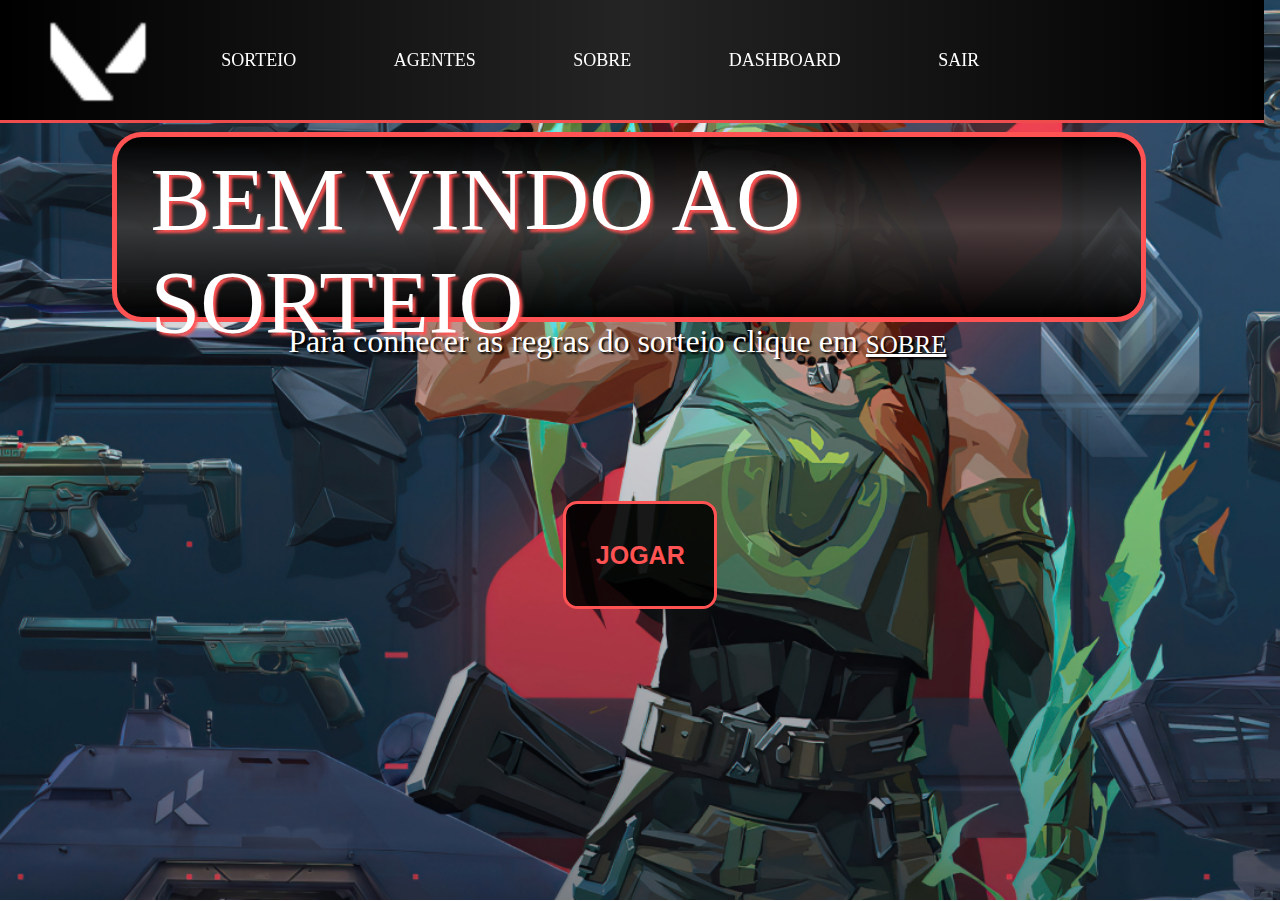
<file: public/sorteio.html>
<!DOCTYPE html>
<html lang="pt-br">

<head>
    <meta charset="UTF-8">
    <meta http-equiv="X-UA-Compatible" content="IE=edge">
    <meta name="viewport" content="width=device-width, initial-scale=1.0">
    <title>SORTEIO</title>
    <link rel="shortcut icon" href="imgs/favicon.ico" type="image/x-icon">
    <link rel="stylesheet" href="./css/style_sorteio.css">
    <link rel="stylesheet"
    href="https://fonts.googleapis.com/css?family=Anton|Black+Han+Sans|Kanit:700|Noto+Sans+HK:900|Noto+Sans+JP:700|Noto+Sans+SC:700|Noto+Sans+TC:700|Oswald:700&display=swap&subset=chinese-hongkong,chinese-simplified,chinese-traditional,cyrillic,japanese,korean,thai,vietnamese">
</head>
<div id="tela_opacity"></div>
<header>
    <img id="ic_usuario" src="./imgs/in.png" alt="" onclick="ir_perfil()">
    <img id="logo" src="./imgs/icons8-valorant-48.png"  alt="logo_valorant">
    <div class="nav_bar">
        <a href="sorteio.html">SORTEIO</a>
        <a href="agentes.html">AGENTES</a>
        <a href="sobre.html">SOBRE</a>
        <a href="dashboard.html" >DASHBOARD</a>
        <a href="index.html" onclick="sair()">SAIR</a>
    </div>

    <div class="caixa_infos" id="caixa_infoss">
        Olá <span id="span_usuario"></span>
        <p style="font-weight: bold; font-size:30px; margin-top:-4%;">|</p>
        VP:<span id="span_vp"></span>
    </div>

</header>

<body>
    <div style="width: 1%;height:6.3vw;background-color:black;"></div>
    <div class="caixa_titulo">
        <p>BEM VINDO AO SORTEIO</p>
    </div>
    <p class="paragrafo_regras">Para conhecer as regras do
        sorteio clique em <u><a href="sobre.html">SOBRE</a></u></p>

    <button id="botao_sortear" onclick="abrir_poupap()">
        JOGAR
    </button>
    <div id="poupap" class="pop">

        <button onclick="fechar_poupap()">
            <img src="imgs/fechar.png" alt="icone de erro">
        </button>
        <div id="resultado_skin"></div>
    </div>
</body>
<div class="aa">

</div>

</html>

<script>
    if(sessionStorage.length == 0){
        caixa_infoss.style.display = "none"
        ic_usuario.style.display = "none"
        botao_sortear.disabled = true; 
    }

        function sair(){
        sessionStorage.clear()
    }

    
      function ir_perfil(){
        window.location.assign('perfil.html')
    }


    function ir_login() {
        window.location.assign("login.html")
    }

    function ir_cadastro() {
        window.location.assign("cadastro.html")
    }
    
    function abrir_poupap() {
        if(sessionStorage.VP < 20){
            alert('saldo insuficiente')
        }else{
        poupap.style.display = 'flex'
        tela_opacity.style.display = 'flex'
        bau()

setTimeout(function(){
    jogar()
},3500);
        }
    }
    
    function fechar_poupap() {
        poupap.style.display = 'none'
        tela_opacity.style.display = 'none'
        /* setTimeout(function(){
            window.location.reload()
        },500) */
            
    }
    

    function bau(){
        var bau = '<img style="margin-left:30%;" src="./imgs/bau-pixel-unscreen.gif" alt="bau">'

        resultado_skin.innerHTML = bau
        poupap.style.border = `none`
                poupap.style.boxShadow = `none `
    }
    
    function sortear() {
        var sorteio_classes = Math.floor(Math.random(1) * 100)
        var sorteio_skin = Math.floor(Math.random(1) * 10)


        var lista_skin = [
            '<img style="margin-left:12%;" src="./imgs_sorteio/faca_dragao.png" alt="0">',
            '<img style="margin-left:11%;" src="./imgs_sorteio/faca_oni.png" alt="1">',
            '<img style="margin-left:15%;" src="./imgs_sorteio/ghost_megpunk_N.webp" alt="2">',
            '<img style="margin-left:15%;" src="./imgs_sorteio/ghost_oceano_R.webp" alt="3">',
            '<img style="margin-left:15%;" src="./imgs_sorteio/ghost_trevas_E.webp" alt="4">',
            '<img style="width:40vw; margin-left:15%;" src="./imgs_sorteio/marshal_dourada_E.webp" alt="5">',
            '<img style="width:40vw; margin-left:15%;" src="./imgs_sorteio/mashall_espinhos_N.webp" alt="6">',
            '<img style="width:40vw; margin-left:15%;" src="./imgs_sorteio/operator_dourada_E.webp" alt="7">',
            '<img style="width:40vw; margin-left:15%;" src="./imgs_sorteio/operator_ion_R.webp" alt="8">',
            '<img style="width:40vw; margin-left:15%;" src="./imgs_sorteio/operator_sentinela_L.webp" alt="9">',
            '<img style="width:35vw; margin-left:22%;" src="./imgs_sorteio/pathon_glithpop_E.webp" alt="10">',
            '<img style="width:35vw; margin-left:22%;" src="./imgs_sorteio/phaton_ion_R.webp" alt="11">',
            '<img style="width:35vw; margin-left:22%;" src="./imgs_sorteio/phaton_oni_L.webp" alt="12">',
            '<img style="width:35vw; margin-left:22%;" src="./imgs_sorteio/phaton_reyna_N.webp" alt="13">',
            '<img style="width:35vw; margin-left:22%;" src="./imgs_sorteio/phaton_treva_L.webp" alt="14">',
            '<img style="margin-left:25.5%;" src="./imgs_sorteio/sheriff_bosque_R.webp" alt="15">',
            '<img style="margin-left:25.5%;" src="./imgs_sorteio/sheriff_sakura_N.webp" alt="16">',
            '<img style="margin-left:25.5%;" src="./imgs_sorteio/sherrif_ferrugem_R.webp" alt="17">',
            '<img style="width:35vw; margin-left:24%;" src="./imgs_sorteio/vandal_dragao_L.png" alt="18">',
            '<img style="width:35vw; margin-left:24%;" src="./imgs_sorteio/vandal_roxa_N.webp" alt="19">',
            '<img style="width:35vw; margin-left:24%;" src="./imgs_sorteio/vandal_sentinela_E.webp" alt="20">'
        ];





        if (sorteio_classes == 0) {  /* facas */
            if (sorteio_skin < 2) {
                resultado_skin.innerHTML = lista_skin[0]
                poupap.style.border = `4px solid #eeff00`
                poupap.style.boxShadow = `#eeff00 2px 2px 60px 2px  `
                sorteio_usuario(1)
            } else {
                resultado_skin.innerHTML = lista_skin[1]
                poupap.style.border = `4px solid #eeff00`
                poupap.style.boxShadow = `#eeff00 2px 2px 60px 2px`
                sorteio_usuario(2)
            }
        } else if (sorteio_classes == 1) { /* lendarias */

            if (sorteio_skin <= 2.5) {
                resultado_skin.innerHTML = lista_skin[9]
                poupap.style.border = `4px solid #ff6600`
                poupap.style.boxShadow = `#ff6600 2px 2px 60px 2px `
                sorteio_usuario(3)
            } else if (sorteio_skin <= 5.0) {
                resultado_skin.innerHTML = lista_skin[12]
                poupap.style.border = `4px solid #ff6600`
                poupap.style.boxShadow = `#ff6600 2px 2px 60px 2px `
                sorteio_usuario(4)
            } else if (sorteio_skin <= 7.5) {
                resultado_skin.innerHTML = lista_skin[14]
                poupap.style.border = `4px solid #ff6600`
                poupap.style.boxShadow = `#ff6600 2px 2px 60px 2px`
                sorteio_usuario(5)
            } else {
                resultado_skin.innerHTML = lista_skin[18]
                poupap.style.border = `4px solid #ff6600`
                poupap.style.boxShadow = `#ff6600 2px 2px 60px 2px `
                sorteio_usuario(6)
            }
        } else if (sorteio_classes <= 22) { /* epicas */
            if (sorteio_skin <= 2) {
                resultado_skin.innerHTML = lista_skin[4]
                poupap.style.border = `4px solid #ca0fa2`
                poupap.style.boxShadow = `#ca0fa2 2px 2px 60px 2px `
                sorteio_usuario(7)
            } else if (sorteio_skin <= 4) {
                resultado_skin.innerHTML = lista_skin[5]
                poupap.style.border = `4px solid #ca0fa2`
                poupap.style.boxShadow = `#ca0fa2 2px 2px 60px 2px  `
                sorteio_usuario(8)
            } else if (sorteio_skin <= 6) {
                resultado_skin.innerHTML = lista_skin[7]
                poupap.style.border = `4px solid #ca0fa2`
                poupap.style.boxShadow = `#ca0fa2 2px 2px 60px 2px `
                sorteio_usuario(10)
            } else if (sorteio_skin <= 8) {
                resultado_skin.innerHTML = lista_skin[10]
                poupap.style.border = `4px solid #ca0fa2`
                poupap.style.boxShadow = `#ca0fa2 2px 2px 60px 2px  `
                sorteio_usuario(9)
            } else {
                resultado_skin.innerHTML = lista_skin[20]
                poupap.style.border = `4px solid #ca0fa2`
                poupap.style.boxShadow = `#ca0fa2 2px 2px 60px 2px  `
                sorteio_usuario(11)
            }
        } else if (sorteio_classes <= 50) { /* raras */
            if (sorteio_skin <= 2) {
                resultado_skin.innerHTML = lista_skin[3]
                poupap.style.border = `4px solid #3520f3`
                poupap.style.boxShadow = `#3520f3 2px 2px 60px 2px  `
                sorteio_usuario(12)
            } else if (sorteio_skin <= 4) {
                resultado_skin.innerHTML = lista_skin[8]
                poupap.style.border = `4px solid #3520f3`
                poupap.style.boxShadow = `#3520f3 2px 2px 60px 2px  `
                sorteio_usuario(13)
            } else if (sorteio_skin <= 6) {
                resultado_skin.innerHTML = lista_skin[11]
                poupap.style.border = `4px solid #3520f3`
                poupap.style.boxShadow = `#3520f3 2px 2px 60px 2px  `
                sorteio_usuario(14)
            } else if (sorteio_skin <= 8) {
                resultado_skin.innerHTML = lista_skin[15]
                poupap.style.border = `4px solid #3520f3`
                poupap.style.boxShadow = `#3520f3 2px 2px 60px 2px  `
                sorteio_usuario(15)
            } else {
                resultado_skin.innerHTML = lista_skin[17]
                poupap.style.border = `4px solid #3520f3`
                poupap.style.boxShadow = `#3520f3 2px 2px 60px 2px  `
                sorteio_usuario(16)
            }
        } else if (sorteio_classes <= 100) { /* normais */
            if (sorteio_skin <= 2) {
                resultado_skin.innerHTML = lista_skin[2]
                poupap.style.border = `4px solid #b6b6b6`
                poupap.style.boxShadow = `#b6b6b6 2px 2px 60px 2px `
                sorteio_usuario(17)
            } else if (sorteio_skin <= 4) {
                resultado_skin.innerHTML = lista_skin[6]
                poupap.style.border = `4px solid #b6b6b6`
                poupap.style.boxShadow = `#b6b6b6 2px 2px 60px 2px `
                sorteio_usuario(18)
            } else if (sorteio_skin <= 6) {
                resultado_skin.innerHTML = lista_skin[13]
                poupap.style.border = `4px solid #b6b6b6`
                poupap.style.boxShadow = `#b6b6b6 2px 2px 60px 2px `
                sorteio_usuario(19)
            } else if (sorteio_skin <= 8) {
                resultado_skin.innerHTML = lista_skin[16]
                poupap.style.border = `4px solid #b6b6b6`
                poupap.style.boxShadow = `#b6b6b6 2px 2px 60px 2px `
                sorteio_usuario(20)
            } else {
                resultado_skin.innerHTML = lista_skin[19]
                poupap.style.border = `4px solid #b6b6b6`
                poupap.style.boxShadow = `#b6b6b6 2px 2px 60px 2px `
                sorteio_usuario(21)
            }
        }
        
       
    }   

    span_usuario.innerHTML = sessionStorage.NOME_USUARIO;
    span_vp.innerHTML = sessionStorage.VP

    function jogar() {


        var idusuario = sessionStorage.ID_USUARIO;
        var vps = Number(sessionStorage.VP) - 20;

        
        sessionStorage.VP = vps;
        span_usuario.innerHTML = sessionStorage.NOME_USUARIO;
        span_vp.innerHTML = sessionStorage.VP
        sortear()
        

            fetch("/usuarios/jogar",{cache:`no-store`} ,{
                method: "POST",
                headers: {
                    "Content-Type": "application/json"
                },
                body: JSON.stringify({
                    idusuarioServer: idusuario,
                    vpServer: vps
                })
            }).then(function (resposta) {
                console.log("ESTOU NO THEN DO entrar()!")

                if (resposta.ok) {
                    console.log(resposta);

                    resposta.json().then(json => {
                        console.log(json);
                        console.log(JSON.stringify(json));
                    });

                } else {

                    console.log("erro ao dar update no vp");

                    resposta.text().then(texto => {
                        console.error(texto);
                    });
                }

            }).catch(function (erro) {
                console.log(erro);
            })
        }

    


    function sorteio_usuario(resultado) {
        var fk_usuario = sessionStorage.ID_USUARIO
        var skin = resultado
    fetch("/usuarios/sorteio_usuario", {
                method: "POST",
                headers: {
                    "Content-Type": "application/json"
            },
            body: JSON.stringify({
                // crie um atributo que recebe o valor recuperado aqui
                // Agora vá para o arquivo routes/usuario.js
                /* fk_usuarioServer: sessionStorage.ID_USUARIO, */
                fk_skinServer: skin,
                fk_usuarioServer: fk_usuario
                 
            })
        }).then(function (resposta) {

            console.log("resposta: ", resposta);
            
            if (resposta.ok) {
                
      
                               
            } else {
                throw ("Houve um erro ao tentar atualizar grafico de classes");
            }
        }).catch(function (resposta) {
            console.log(`#ERRO: ${resposta}`);
           
        });

       
    }
</script>
</file>
<file: style_index.css>
body{
    padding: 0;
    margin: 0;
    background-image: url(./imgs/yoru_login.jpg);
    background-repeat: no-repeat;
    background-size: cover;
    
} 

.caixa_login{
    width: 27vw;
    height: 65vh;
    background-color: rgba(0, 0, 0, 0.425);
    margin-left: 6.5%;
    margin-top: 4%;
    border: 2px solid #000ba1;
    border-radius: 20px;
    display: flex;
    justify-content: center;
    align-items: center;
}

.caixa_login h1{
    color: #000ba1;
    margin-top: -14%;
    margin-left: 25%;
    margin-bottom: 8.5%;
}

form{
    height: 100%;
    width: 100%;
    display: flex;
    justify-content: center;
    flex-direction: column;
    color: #000ba1;
}

input {
    width: 67%;
    height: 7.5%;
    margin-left: 14.5%;
    border: 3px solid #000ba1;
    border-radius: 10px;
    color: #000ba1;
    outline: 0;
    font-weight: bold;
    padding-left: 3%;
}


label {
    margin-left: 42%;
    margin-bottom:3.5%;
    font-size: 25px;
    font-weight: bold;
}



#input_email::placeholder {
    color: #000ba1;
    padding: 11%;    
}

#input_senha::placeholder {
    color: #000ba1;
    padding: 35%;
}

.logo_valorant{
    position: absolute;
    width: 8.5%;
    left: 16%;
    top:6%;
}

button {
    color: #000ba1;
    transition: 0.5s;
    width: 55%;
    height: 8%;
    margin-top: 3%;
    margin-left: 22.5%;
    background-color: rgba(0, 0, 0, 0.712);
    color: white;
    font-family: monospace;
}

button:hover{
    background-color: #000ba1;
    color: black;
    transition:0.5s;
}
</file>
<file: public/css/style_index.css>
@import url(https://lolstatic-a.akamaihd.net/webfonts/live/css/valorant/fonts.css);

*{
    margin: 0;
    padding: 0;
}

body{
    width: 100vw;
    height: 100vh;
    overflow-x: hidden;
}

header{
    background-image: linear-gradient(to right,#000000 , #242424, #000000);
    width: 98.7vw;
    height: 13.3vh;
    display: flex;
    border-bottom: 3.5px solid #ff5252ef;
    position: fixed;
    
}

.nav_bar{
    /* background-color: red; */
    width: 60%;
    height: 100%;
    margin-left: 5%;
    display: flex;
    align-items: center;
    justify-content: space-between;
}

header p{
    font-family: 'DINNextW05-Bold';
    color:white;
}

a{
    text-decoration: none;
    font-family: 'DINNextW05-Bold';
    color:white; 
    cursor: pointer;
    font-size: 18px;
    transition: 0.6s;
}

#logo{
height: 100%;
margin-top: -0.2%;
    margin-left: 3%;
}

.caixa_button{
    width: 15%;
    height: 100%;
    display: flex;
    
    align-items: center;
    justify-content: space-around;
    margin-left: 7%;
}


.container{
    background-image: url(../imgs/fundo_index_jett.jpg);
    background-repeat: no-repeat;
    background-size: cover;
    width: 98.7vw;
    height: 100%;
    

}
header button{
    background-color: #00000000;
    height: 50%;
    width: 50%;
    border-radius: 100px;
    color: white;
    border: none;
    font-family: 'DINNextW05-Bold';
    font-size: 19px;
    cursor: pointer;
    transition: 0.4s;
}

#button_cad{
    margin-left: 3.6%;
}

#button_ent{
    margin-left: -2%;
}


header a:hover{
    color:#ff4848e8 ;
    transition: 0.6s;
    border-bottom: 2px solid #FF5252; 
}

header button:hover{
    color:#ff4848e8 ;
    transition: 0.6s;
    
}

.container_dois{
    background-image: url(../imgs/haven_fundo.png);
    background-size: cover;
    width: 100%;
    height: 120%;
}

::-webkit-scrollbar-track{
    background-color: rgb(0, 0, 0);
}

::-webkit-scrollbar{
    width: 20px;
    background: rgb(0, 0, 0);
}

::-webkit-scrollbar-thumb{
    background-color: #FF5252;
    border-radius: 13px;
    height: 15px;
    border: 4px solid black;
}

.container_tres{
    background-image: url(../imgs/fundo_index_gg.jpg);
    background-size: cover;
    width: 100%;
    height: 110%;
}


.caixa_pg_agentes{
    
    width: 40%;
    
    margin-left: 8%;
}

.caixa_pg_agentes p{
    text-align: center;
    text-shadow: #ff5252 5px 5px 4px;
   
}

.container_tres h1{
    font-family: 'Anton';
    color:rgb(0, 0, 0); 
    font-size: 6em;
    margin-left: 26%;
    margin-bottom: 2%;
    text-shadow: #FF5252 5px 5px 4px;
}

.container_tres p{
    font-family: '"DINNextW05-Medium"';
    color:white; 
    
    font-size: 28px;
}

.caixa_sorteio{
    
    width: 45%;
    margin-left: 8%;
}

.caixa_sorteio h1{
    font-family: "Anton";
    color:black; 
    font-size: 6em;
    margin-bottom: 2%;
    margin-left: 17.5%;
    text-shadow: #FF5252 5px 5px 4px;
}

.caixa_sorteio h2{
    font-family: "Anton";
    color:black; 
    font-size: 3em;
    margin-left: 15.5%;
    margin-bottom: 3.5%;
    text-shadow: #FF5252 3px 3px 2px;
}

.caixa_sorteio p{
    font-family: '"DINNextW05-Medium"';
    color:black; 
    font-size: 37px;
    margin-bottom: 28%;
}

footer{
    background-color: #242424;
    width: 98.7vw;
    height: 20vh;
    border-top: 0.4vh solid #FF5252;
}

footer p{
    color: white;
    font-family: '"DINNextW05-Medium"';
    margin-left: 28%;
    font-size: 1.5em;
}
</file>
<file: public/css/style_agentes.css>
@import url(https://lolstatic-a.akamaihd.net/webfonts/live/css/valorant/fonts.css); 

*{
    margin: 0.01%;
    padding: 0%;
}

body{
    width: 100vw;
    height: 100vh;
    overflow-x: hidden;
    background-image: url(../imgs/fundo_tela_agentes.jpg);
    background-size: cover;
    background-repeat: no-repeat;
}

header{
    background-image: linear-gradient(to right,#000000 , #242424, #000000);
    width: 98.7vw;
    height: 13.3vh;
    display: flex;
    border-bottom: 3.5px solid #ff5252ef;
    position: fixed;
    z-index: 999;
}

.nav_bar{
    /* background-color: red; */
    width: 60%;
    height: 100%;
    margin-left: 5%;
    display: flex;
    align-items: center;
    justify-content: space-between;
}

header p{
    font-family: 'DINNextW05-Bold';
    color:white;
}

a{
    text-decoration: none;
    font-family: 'DINNextW05-Bold';
    color:white; 
    cursor: pointer;
    font-size: 18px;
    transition: 0.6s;
}

#logo{
height: 100%;
margin-top: -0.2%;
    margin-left: 3%;
}

.caixa_infos{
    width: 15%;
    height: 100%;
    display: flex;
    color: white;
    font-family: 'DINNextW05-Bold';
    align-items: center;
    justify-content: space-around;
    margin-left: 7%;
}


header button{
    background-color: #00000000;
    height: 50%;
    width: 50%;
    border-radius: 100px;
    color: white;
    border: none;
    font-family: 'DINNextW05-Bold';
    font-size: 19px;
    cursor: pointer;
    transition: 0.4s;
}

#button_cad{
    margin-left: 3.6%;
}

#button_ent{
    margin-left: -2%;
}


header a:hover{
    color:#ff4848e8 ;
    transition: 0.6s;
    border-bottom: 2px solid #FF5252; 
}

header button:hover{
    color:#ff4848e8 ;
    transition: 0.6s;
    
}

.caixa_lista{
    background-image: linear-gradient(to right, #000000 , #1a1818c4, #000000);
    display: flex;
    width: 100vw;
    justify-content: space-evenly;
    height: 101vh;
    margin-top: 5.4%;
}

.caixa_lista p{
    font-family: 'Anton';
    color: white;
    font-size: 55px;
    text-shadow: #000000 5px 8px 2px;
    margin-top: 1%;
}

.lista_1,.lista_2,.lista_3,.lista_4{
    text-align: center;
    z-index: 200;
    height: 69vh;
}

.h1_fundo{
    margin-top: -48%;
    margin-left: 15%;
    font-family: 'Anton';
    font-weight: bold;
    color: #ff525257;
    text-shadow:#000000c4 3px 8px 10px;
    font-size: 300px;
    
    z-index: -1;
}

#input_ver_agentes{
    width: 20vw;
    height: 6.5vh;
    margin-top: 2vw;
    outline: 0;
    background-color: transparent;
    color: white;
    font-size: 30px;
    font-family: 'Anton';
    text-align: center;
    border: 3px solid #FF5252;
    border-radius: 10px;
    text-shadow: #000000 2px 4px 2px;
    text-transform: uppercase;
    box-shadow: #FF5252 1px 1px 8px 1px;
}



.caixa_for{
    margin-left: 30%;
    width: 40vw;
    text-align: center;
    justify-content: center;
    display: flex;
}
.texto_for{
    font-family: 'DINNextW05-medium';
    color: white;
    font-size: 33px;
    margin-top: revert;
    margin-left: 30.5%;
    text-shadow: #000000 2px 2px 2px;
}

.botao_cadastrar{
    border: 2.5px solid #FF5252;
    background-color: transparent;
    color: #FF5252;
    font-size: 26px;
    border-radius: 5px;
    width: 8vw;
    height: 6vh;
    margin-left: 5%;
    margin-top: 5.7%;
    cursor: pointer;
    box-shadow: #FF5252 1px 2px 7px 3px, #FF5252 -1px -2px 7px 2px;
}

#botao_exibir{
    border: 2.5px solid #FF5252;
    background-color: transparent;
    color: #FF5252;
    font-size: 26px;
    border-radius: 5px;
    width: 15.5vw;
    height: 6vh;
    margin-left: 41.7%;
    margin-top: 2.7%;
    cursor: pointer;
    box-shadow: #FF5252 1px 2px 7px 3px, #FF5252 -1px -2px 7px 2px;
}

::-webkit-scrollbar-track{
    background-color: rgb(0, 0, 0);
}

::-webkit-scrollbar{
    width: 20px;
    background: rgb(0, 0, 0);
}

::-webkit-scrollbar-thumb{
    background-color: #FF5252;
    border-radius: 13px;
    height: 15px;
    border: 4px solid black;
}

#span_usuario{
    font-size: 17px;
    color: #ff5252;
    text-transform: uppercase;
}

#span_vp{
    font-size: 20px;
    color: #ff5252;
    text-transform: uppercase;
    margin-left: -4%;
    margin-top: -1%;
}

.cards{
    background-color: red;
    height: 390px;
    width: 230px;
    border-radius: 15px;
    text-align: center;
    display: flex;
    flex-direction: column;
    justify-content: flex-end;
    background-size: cover;
    font-size: 20px;
    font-weight: bold;
    margin-top: 40px;
    box-shadow: white 3px 3px 7px 3px, white -3px 3px 7px 3px;
}


/* height: 440px;
    width: 260px; */


#prateleira_1{
    align-content: space-evenly;
  justify-content: space-evenly;  
  margin-top: 3%;
  display: flex;
  flex-flow: row wrap;
}

#ic_usuario{
    width: 2.5vw;
    height: 5vh;
    position: absolute;
    left: 77.5%;
    top: 3.9vh;
    cursor: pointer;
}


.nome_agentes{
    color: black;
    font-family: 'Anton';
    text-shadow: #FF5252 2px 2px 2px;
    font-size: 40px;
}

.habilidade_agentes{
    color: #000000;
    font-family: 'DINNextW05-medium';
    text-shadow: #FF5252 2px 2px 2px;
}

.funcao_agentes{
    color: #000000;
    font-family: 'DINNextW05-medium';
    text-shadow: #FF5252 2px 2px 2px;
}
</file>
<file: public/css/style_cadastro.css>
body {
    width: 95vw;
    height: 90vh;
    background-image: url(../imgs/omen.png);
    background-size: cover;
    font-family: monospace;
    
}
/* blur(5px */
form {
    width: 100%;
    height: 100%;
    display: flex;
    justify-content: space-between;
    align-items: flex-end;

}

.caixa_login {
    background-image: url(../imgs/omen.png);
    background-size: cover;
    width: 70vw;
    height: 85vh;
    background-color: rgba(0, 0, 0, 0.401);
    margin-top: 3.5vw;
    margin-left: 29vh;
    border-radius: 35px;
    border: 4px solid #3b3737;
    box-shadow:   #3b3737 -12.5px -2px 20px 2px , white 5px 5px 20px 7px, #3b3737 2px 5px 5px 2px inset, rgba(255, 255, 255, 0.514) -2.5px -2px 5px 2px inset;
}
/* 1 - somente a direita da input 
   2 - somente embaixo
   3 - sombra input inteira proporcionalmente
   4 - tamanho da borda
*/
.caixa_um {
    /*  border: 3px solid red;  */
    height: 60vh;
    width: 30vw;
    border-radius: 35px;
    display: flex;
    align-items: center;
    flex-direction: column;
    margin-bottom: 5%;
}

.caixa_dois {
    border: 3px;
    height: 60vh;
    width: 30vw;
    border-radius: 35px;
    display: flex;
    align-items: center;
    flex-direction: column;
    margin-bottom: 5%;
}



input {
    margin-bottom: 0%;
    height: 12.5%;
    border-radius: 20px;
    width: 60%;
    border: 0px solid;
    background-color: #d6d6d600;
    outline: 0;
    color: white;
    padding-left: 2%;
    text-align: center;
    box-shadow:#cfcfcf 5px 5px 10px 0px ,#897e7e -5px -5px 10px 0px;
}
/* 1 - somente a direita da input 
   2 - somente embaixo
   3 - sombra input inteira proporcionalmente
   4 - tamanho da borda
*/

/* #input_confirmar_senha{
    width: 80%;
    height: 34.5%;
    margin-left: 12%;
} */

.logo_cad {
    width: 10%;
    position: absolute;
    left: 45%;
    top: 25%;
}

.titulo {
    position: absolute;
    top: 4%;
    left: 37.5%;
    font-size: 43px;
}

button {
    position: absolute;
    top: 50%;
    left: 45%;
    width: 10%;
    height: 20%;
    border-radius: 50px;
    cursor: pointer;
    transition: 0.5s;
    border: 2px solid #ffffff;
    background-color: #00000007;
    font-family: monospace;
    font-size: 17px;
    font-weight: bold;
    color: #ffffff;
}

button:hover {
    /* background-image: url(../imgs/botao.png);
    background-size: cover; */
    transition: 0.5s;
    letter-spacing: 2px;
    color: red;
    font-family: monospace;
    /* font-size: 21px;
    font-weight: bold; */
}

p {
    color: #cfcfcf;
    font-size: 20px;
    margin-bottom: 1.5%;
}

#input_nome::placeholder {
    color: #ffffff;
}   

#input_usuario::placeholder {
    color: #ffffff;
}   

#input_idade::placeholder {
    color: #ffffff;
    
}

#input_email::placeholder {
    color: #ffffff;
    
}

#input_senha::placeholder {
    color: #ffffff;
    
}

#input_confirmar_senha::placeholder {
    color: #ffffff;
    
}

#input_estado::placeholder {
    color: #ffffff;
    
}

#input_cep::placeholder {
    color: #ffffff;
}






.testes_cor{
    color:#ff0000;
    color:#850fca ;
    color:#1900ff ;
    color:#ff6600 ;
    color:#e5ff00;
    color:#000000 ;
}
</file>
<file: public/css/style_login.css>
body{
    padding: 0;
    margin: 0;
    background-image: url(../imgs/yoru.jpg);
    background-repeat: no-repeat;
    background-size: cover;
    transition: 1s;
} 

#ic_usuario{
    width: 2.5vw;
    height: 5vh;
    position: absolute;
    left: 77.5%;
    top: 3.9vh;
}

.caixa_login{
    background-image: url();
    background-size: cover;
    width: 27vw;
    height: 65vh;
    background-color: rgba(0, 0, 0, 0.74);
    margin-left: 6.5%;
    margin-top: 4%;
    border: 3px solid #00ccff;
    border-radius: 20px;
    display: flex;
    justify-content: center;
    align-items: center;
    box-shadow: #00ccff 10px 5px 40px 7px, #00aeff -10px -2px 20px 2px;
    transition: 1s;
}

.sub_container{
    display: flex;
    width: 100%;
    height: 50%;
    flex-direction: column;
    align-items: center;
    justify-content: center;
    transition: 1s;
}


.caixa_login h1{
    font-family: monospace;
    color: #ffffff;
    margin-bottom: 6%;
}

form{
    height: 100%;
    width: 100%;
    display: flex;
    justify-content: center;
    align-items: center;
    flex-direction: column;
    color: #000ba1;
}

input {
    width: 67%;
    height: 15.5%;
    border: 3px solid #000ba1;
    border-radius: 10px;
    color: #000ba1;
    outline: 0;
    font-weight: bold;
    padding-left: 5%;
    transition: 1s;
}


label {
    color: white;
    margin-bottom:3.5%;
    font-size: 25px;
    font-weight: bold;
    font-family: monospace;
    transition: 1s;
}



#input_email::placeholder {
    color: #000000;
    padding: 11%;    
}

#input_senha::placeholder {
    color: #000000;
    padding: 35%;
}

.logo_valorant{
    position: absolute;
    width: 8.5%;
    left: 16%;
    top:3%;

}



button {
   
    transition: 0.5s;
    width: 55%;
    height: 8%;
    margin-top: 3%;
    background-color: #000ba1;
    color: white;
    font-family: monospace;
    transform: scale(1.1);
    border: #00ccff solid 2px;
    box-shadow: 3px 3px 30px 5px #00aeff;
    border-radius: 10px;
    cursor: pointer;
    font-size: 15px;
}

 #botao:hover{
    transition:1s;
    border-radius: 50px;
    transform: scale(1.1);
    font-family: monospace;
    
}

.frase_final {
    color:white;
    /* position: absolute;
    top: 65%;
    left: 9.5%;
    */font-size: 25px;
    text-decoration: none;
}

a{
    
      color: #bbbbbb;  
    
}

testes{
    color: #b6b6b6;
    color: #1f7cff;
}
</file>
<file: public/css/style_sobre.css>
@import url(https://lolstatic-a.akamaihd.net/webfonts/live/css/valorant/fonts.css);

*{
    margin: 0.01%;
    padding: 0%;
}

body{
    width: 100vw;
    height: 99.9vh;
    overflow-x: hidden;
    background-image: url(../imgs/tela_jett_sobre.jpg);
    background-size: cover;
    background-repeat: no-repeat;
}

header{
    background-image: linear-gradient(to right,#000000 , #242424, #000000);
    width: 100vw;
    height: 13.3vh;
    display: flex;
    border-bottom: 3.5px solid #ff5252ef;
    position: fixed;
    
}

.nav_bar{
    /* background-color: red; */
    width: 60%;
    height: 100%;
    margin-left: 5%;
    display: flex;
    align-items: center;
    justify-content: space-between;
}

#ic_usuario{
    width: 2.5vw;
    height: 5vh;
    position: absolute;
    left: 77.5%;
    top: 3.9vh;
    cursor: pointer;
}

header p{
    font-family: 'DINNextW05-Bold';
    color:white;
}

a{
    text-decoration: none;
    font-family: 'DINNextW05-Bold';
    color:white; 
    cursor: pointer;
    font-size: 18px;
    transition: 0.6s;
}

#logo{
height: 100%;
margin-top: -0.2%;
    margin-left: 3%;
}

.caixa_infos{
    width: 15%;
    height: 100%;
    display: flex;
    color: white;
    font-family: 'DINNextW05-Bold';
    align-items: center;
    justify-content: space-around;
    margin-left: 7%;
}


header button{
    background-color: #00000000;
    height: 50%;
    width: 50%;
    border-radius: 100px;
    color: white;
    border: none;
    font-family: 'DINNextW05-Bold';
    font-size: 19px;
    cursor: pointer;
    transition: 0.4s;
}

#button_cad{
    margin-left: 3.6%;
}

#button_ent{
    margin-left: -2%;
}


header a:hover{
    color:#ff4848e8 ;
    transition: 0.6s;
    border-bottom: 2px solid #FF5252; 
}

header button:hover{
    color:#ff4848e8 ;
    transition: 0.6s;
    
}

.caixa_introducao{
    text-align: center;
    background-color: #000000a1;
    width: 96%;
    height: 30%;
    margin-top: 10%;
    border: 2px solid #FF5252;
    margin-left: 1.8%;
    border-radius: 15px;
}

#opacityx p{
    margin-top: 1%;
    font-family: 'DINNextW05-Medium';
    font-size: 35px;
    text-shadow: #FF5252 2px 2px 2px;
    
}

.caixa_introducao2{
    text-align: center;
    background-color: #000000a1;
    width: 80%;
    height: 25%;
    margin-top: 8%;
    border: 2px solid #FF5252;
    margin-left: 9%;
    border-radius: 15px;
}

#opacityx h1{
    margin-top: 1%;
    color: white;
    font-family: 'DINNextW05-bold';
    font-size: 35px;
    text-shadow: #FF5252 2px 2px 2px;
    
}

#span_usuario{
    font-size: 17px;
    color: #ff5252;
    text-transform: uppercase;
}

#span_vp{
    font-size: 20px;
    color: #ff5252;
    text-transform: uppercase;
    margin-left: -4%;
    margin-top: -1%;
}
</file>
<file: public/css/style_sorteio.css>
@import url(https://lolstatic-a.akamaihd.net/webfonts/live/css/valorant/fonts.css);

*{
    margin: 0.01%;
    padding: 0%;
}

body{
    width: 100vw;
    height: 100vh;
    overflow-x: hidden;
    background-image: url(../imgs/skye_sorteio.jpg);
    background-size: cover;
    background-repeat: no-repeat;
}

header{
    background-image: linear-gradient(to right,#000000 , #242424, #000000);
    width: 98.7vw;
    height: 13.3vh;
    display: flex;
    border-bottom: 3.5px solid #ff5252ef;
    position: fixed;
    
}

.nav_bar{
    /* background-color: red; */
    width: 60%;
    height: 100%;
    margin-left: 5%;
    display: flex;
    align-items: center;
    justify-content: space-between;
}

header p{
    font-family: 'DINNextW05-Bold';
    color:white;
}

a{
    text-decoration: none;
    font-family: 'DINNextW05-Bold';
    color:white; 
    cursor: pointer;
    font-size: 18px;
    transition: 0.6s;
}

#logo{
height: 100%;
margin-top: -0.2%;
    margin-left: 3%;
}

.caixa_infos{
    width: 15%;
    height: 100%;
    display: flex;
    color: white;
    font-family: 'DINNextW05-Bold';
    align-items: center;
    justify-content: space-around;
    margin-left: 7%;
}

header button{
    background-color: #00000000;
    height: 50%;
    width: 50%;
    border-radius: 100px;
    color: white;
    border: none;
    font-family: 'DINNextW05-Bold';
    font-size: 19px;
    cursor: pointer;
    transition: 0.4s;
}

#button_cad{
    margin-left: 3.6%;
}

#button_ent{
    margin-left: -2%;
}


header a:hover{
    color:#ff4848e8 ;
    transition: 0.6s;
    border-bottom: 2px solid #FF5252; 
}

header button:hover{
    color:#ff4848e8 ;
    transition: 0.6s;
    
}


.aa{
    background-image: url(../imgs/fundo_index_gg.jpg);
}

.caixa_titulo{
    border: 5px solid #ff5252;
    background-image: linear-gradient(#000000f8, #3a3a3ae7,#000000f8);
    border-radius: 30px;
    width: 80vw;
    height: 20vh;
    margin-top: 4%;
    margin-left: 8.7%;
}

.caixa_titulo p{
    font-family: 'DINNextW05-Bold';
    font-size: 7vw; /* para 4g usar 7vw */

    padding: 1%;
    margin-left: 2.3%;
    color: #ffffff; 
    text-shadow: #FF5252 3px 3px 3px ;
}

::-webkit-scrollbar-track{
    background-color: rgb(0, 0, 0);
    
}

::-webkit-scrollbar{
    width: 20px;
    
    background: rgb(0, 0, 0);
}

::-webkit-scrollbar-thumb{
    background-color: #FF5252;
    border-radius: 13px;
    height: 15px;
    border: 4px solid black;
}

.caixa_foto_ss{
    width: 30vw;
    height: 20vh;
    background-color: #000000e3;
    margin-top: 3%;
    border-radius: 25px;
    border: 2px solid #FF5252;
    margin-left: 35%;
}





#botao_sortear{
    width: 12vw;
    height: 12vh;
    font-size: 25px;
    font-weight: bold;
    border-radius: 14.5px;
    border: 3px solid #FF5252;
    color: #ff5252;
    background-color: #000000e0;
    margin-left: 44vw;
    margin-top: 10%;
    cursor: pointer;
}

#botao_sortear:hover{
    background-color:#000000E0;
    color: WHITE;
    border: 3px solid black;
    text-shadow: white 1px 1px 1px;
}

.pop{
    width: 55vw;
    height: 60vh;
    position: absolute;
    display: none;
    background-color: #000000e8;
    margin-left: 21.2%;
    border-radius: 10px;
    margin-top: -30%;
    box-shadow: 10px 10px 30px 10px #24242400, -10px -10px 10px 10px #24242400;
    border: 0px solid rgb(255, 255, 255);
    z-index: 999; 
    transition: 0.5s;
}
.pop button{
    background-color: transparent;
    border: 0;
    display: flex;
    justify-content: flex-start;
    align-items: center;
    width: 10px;
    height: 50px;
    cursor: pointer;
    margin-left: 2%;
    transition: 0.5s;
    margin-top: 1%;
}
.pop button img{
    width: 5vw;
    height: 5vh;
    transition: 0.5s;
    
}

#resultado_skin{
    display: flex;
    align-self: center;
    transition: 0.5s;
}

#tela_opacity{
    background-color: #000000c9;
    width: 100vw;
    height: 140vh;
    z-index: 100;
    position: fixed;
    display: none;
    transition: 0.5s;
}

.paragrafo_regras{
    font-family: 'DINNextW05-Bold';
    font-size: 2em;
    padding: 1%;
    margin-left: 2.3%;
    color: #ffffff;
    margin-top: 5%;
    text-shadow: #000000 2px 2px 2px ;
    margin-top: -0.9%;
    margin-left: 21.5%;
}

.paragrafo_regras a{
    font-family: 'DINNextW05-Bold';
    font-size: 25px;
    padding: 1%;
    text-shadow: #000000 2px 2px 2px ;    
    color: #ffffff;
    margin-left: -1%;    
}

#span_usuario{
    font-size: 17px;
    color: #ff5252;
    text-transform: uppercase;
}

#span_vp{
    font-size: 20px;
    color: #ff5252;
    text-transform: uppercase;
    margin-left: -4%;
    margin-top: -1%;
}

#ic_usuario{
    width: 2.5vw;
    height: 5vh;
    position: absolute;
    left: 77.5%;
    top: 3.9vh;
    cursor: pointer;
}
</file>
